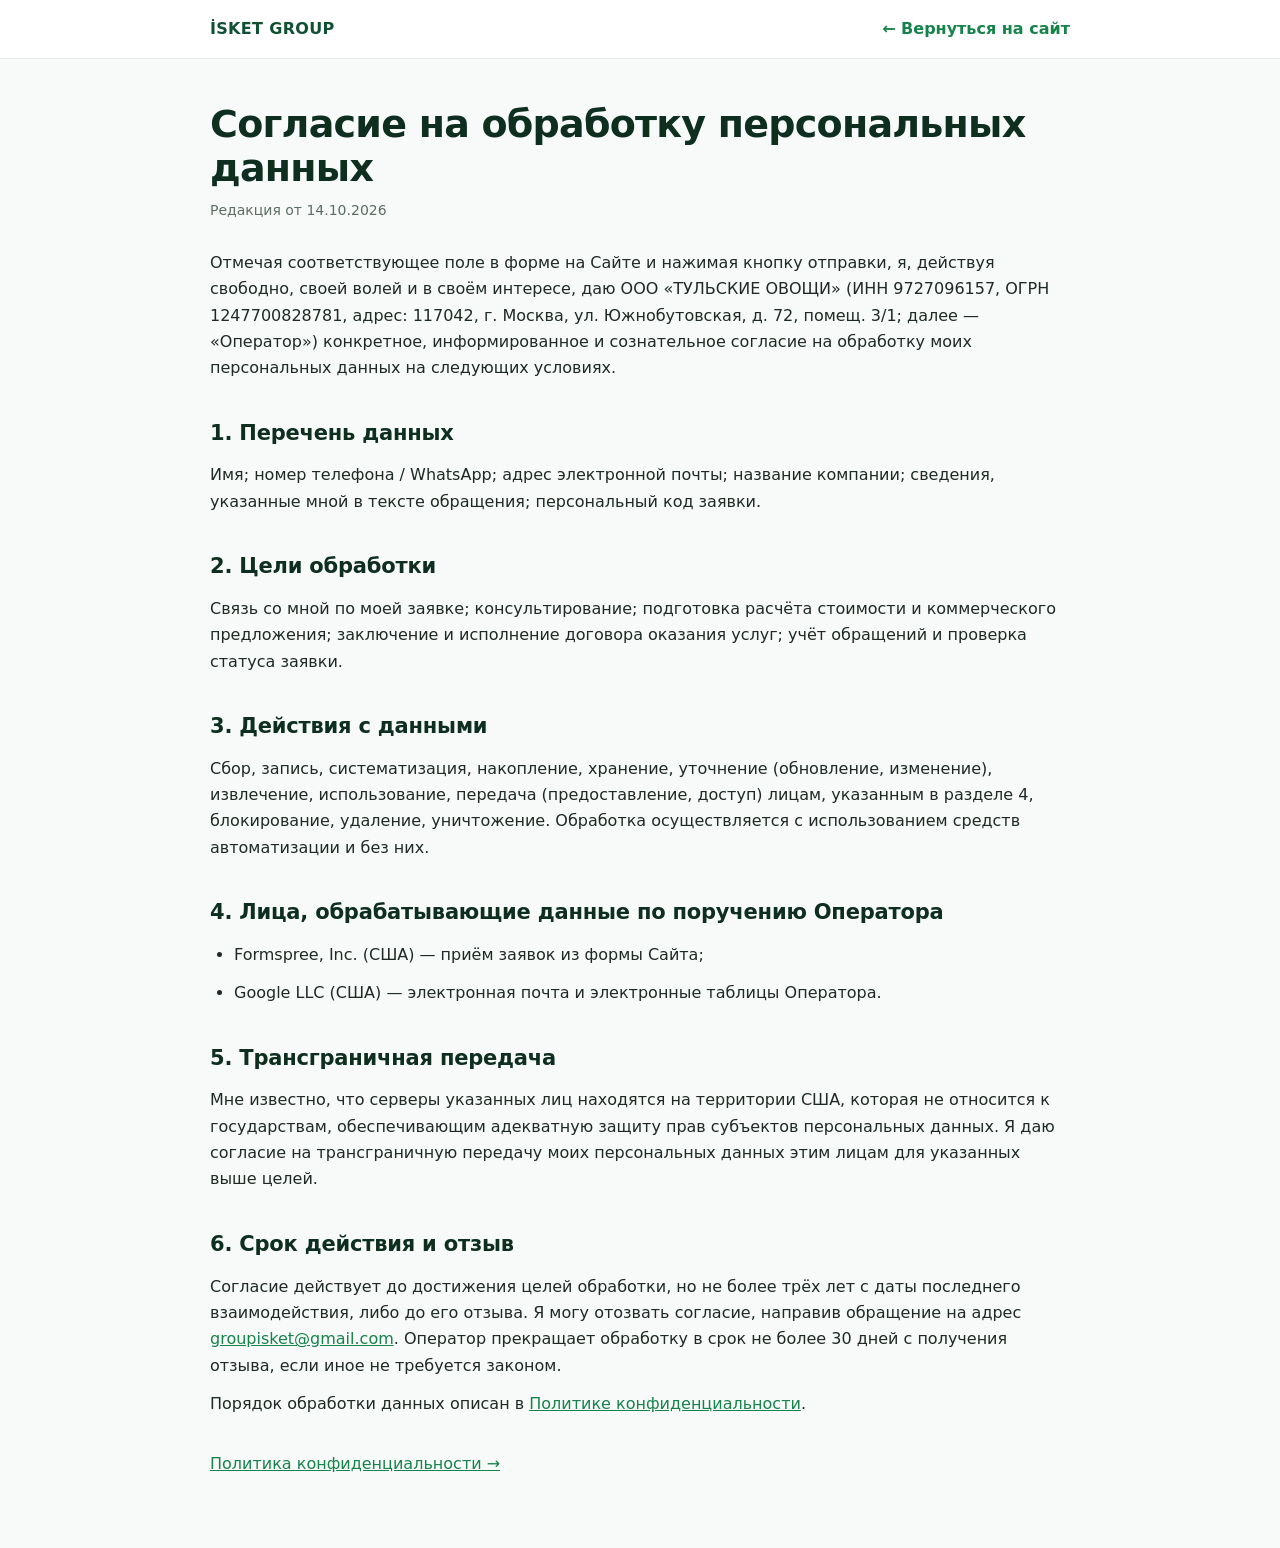
<file: consent.html>
<!DOCTYPE html>
<html lang="ru">
<head>
<meta charset="UTF-8">
<meta name="viewport" content="width=device-width, initial-scale=1.0">
<title>Согласие на обработку персональных данных — İSKET GROUP</title>
<meta name="robots" content="index, follow">
  <link rel="preload" href="assets/fonts/onest-subset.woff" as="font" type="font/woff" crossorigin>
  <link rel="stylesheet" href="assets/fonts.css?v=20261123-1">
<style>
:root{--green:#0f5132;--green-2:#16834b;--text:#1f2a24;--muted:#5d6d64;--bg:#f7faf8;--line:#e4ece7;--white:#fff}
*{box-sizing:border-box;margin:0;padding:0}
body{font-family:Inter,system-ui,-apple-system,"Segoe UI",Roboto,Arial,sans-serif;color:var(--text);background:var(--bg);line-height:1.65;font-size:16px}
.bar{background:#fff;border-bottom:1px solid var(--line)}
.bar .in{width:min(92%,860px);margin:0 auto;padding:16px 0;display:flex;justify-content:space-between;gap:16px;align-items:center;flex-wrap:wrap}
.brand{font-weight:800;letter-spacing:.02em;color:var(--green);text-decoration:none}
.back{color:var(--green-2);font-weight:600;text-decoration:none}
.back:hover{text-decoration:underline}
main{width:min(92%,860px);margin:0 auto;padding:44px 0 70px}
h1{font-size:clamp(28px,4vw,38px);line-height:1.15;letter-spacing:-.02em;color:#0e2f20;margin-bottom:8px}
.date{color:var(--muted);font-size:14px;margin-bottom:28px}
h2{margin-top:34px;font-size:21px;color:#0e2f20;letter-spacing:-.01em}
p,li{margin-top:12px}
ul,ol{padding-left:24px}
a{color:var(--green-2)}
.req{margin-top:16px;border:1px solid var(--line);background:#fff;border-radius:14px;padding:6px 20px}
.req div{display:grid;grid-template-columns:190px 1fr;gap:12px;padding:11px 0;border-bottom:1px solid var(--line)}
.req div:last-child{border-bottom:0}
.req b{color:var(--muted);font-weight:600}
.note{margin-top:16px;border-left:3px solid var(--green-2);background:#edf7f1;padding:12px 16px;border-radius:0 10px 10px 0}
@media(max-width:560px){.req div{grid-template-columns:1fr;gap:2px}}
</style>
</head>
<body>
<div class="bar"><div class="in"><a class="brand" href="./">İSKET GROUP</a><a class="back" href="./">← Вернуться на сайт</a></div></div>
<main>

<h1>Согласие на обработку персональных данных</h1>
<div class="date">Редакция от 14.10.2026</div>

<p>Отмечая соответствующее поле в форме на Сайте и нажимая кнопку отправки, я, действуя свободно, своей волей и в своём интересе, даю ООО «ТУЛЬСКИЕ ОВОЩИ» (ИНН 9727096157, ОГРН 1247700828781, адрес: 117042, г. Москва, ул. Южнобутовская, д. 72, помещ. 3/1; далее — «Оператор») конкретное, информированное и сознательное согласие на обработку моих персональных данных на следующих условиях.</p>

<h2>1. Перечень данных</h2>
<p>Имя; номер телефона / WhatsApp; адрес электронной почты; название компании; сведения, указанные мной в тексте обращения; персональный код заявки.</p>

<h2>2. Цели обработки</h2>
<p>Связь со мной по моей заявке; консультирование; подготовка расчёта стоимости и коммерческого предложения; заключение и исполнение договора оказания услуг; учёт обращений и проверка статуса заявки.</p>

<h2>3. Действия с данными</h2>
<p>Сбор, запись, систематизация, накопление, хранение, уточнение (обновление, изменение), извлечение, использование, передача (предоставление, доступ) лицам, указанным в разделе 4, блокирование, удаление, уничтожение. Обработка осуществляется с использованием средств автоматизации и без них.</p>

<h2>4. Лица, обрабатывающие данные по поручению Оператора</h2>
<ul>
<li>Formspree, Inc. (США) — приём заявок из формы Сайта;</li>
<li>Google LLC (США) — электронная почта и электронные таблицы Оператора.</li>
</ul>

<h2>5. Трансграничная передача</h2>
<p>Мне известно, что серверы указанных лиц находятся на территории США, которая не относится к государствам, обеспечивающим адекватную защиту прав субъектов персональных данных. Я даю согласие на трансграничную передачу моих персональных данных этим лицам для указанных выше целей.</p>

<h2>6. Срок действия и отзыв</h2>
<p>Согласие действует до достижения целей обработки, но не более трёх лет с даты последнего взаимодействия, либо до его отзыва. Я могу отозвать согласие, направив обращение на адрес <a href="mailto:groupisket@gmail.com">groupisket@gmail.com</a>. Оператор прекращает обработку в срок не более 30 дней с получения отзыва, если иное не требуется законом.</p>
<p>Порядок обработки данных описан в <a href="privacy.html">Политике конфиденциальности</a>.</p>

<p style="margin-top:34px"><a href="privacy.html">Политика конфиденциальности →</a></p>
</main>
</body>
</html>
</file>
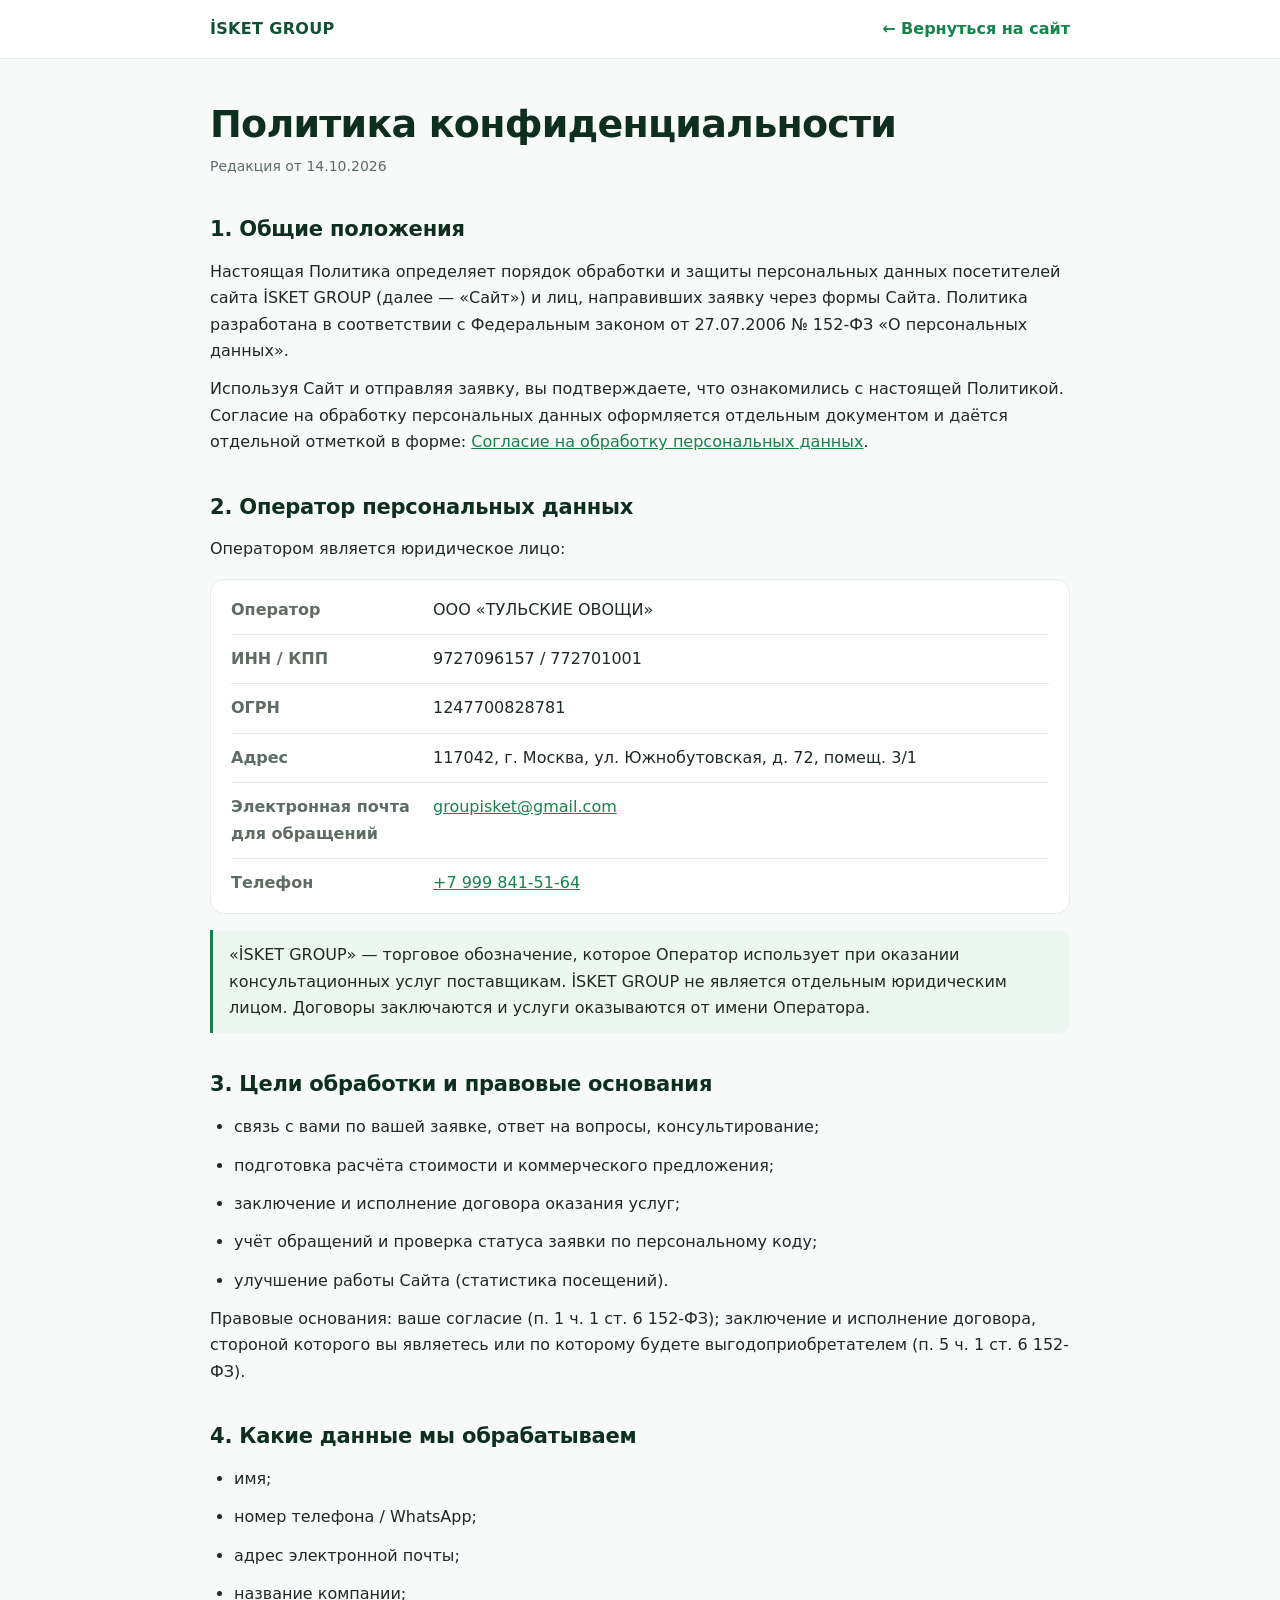
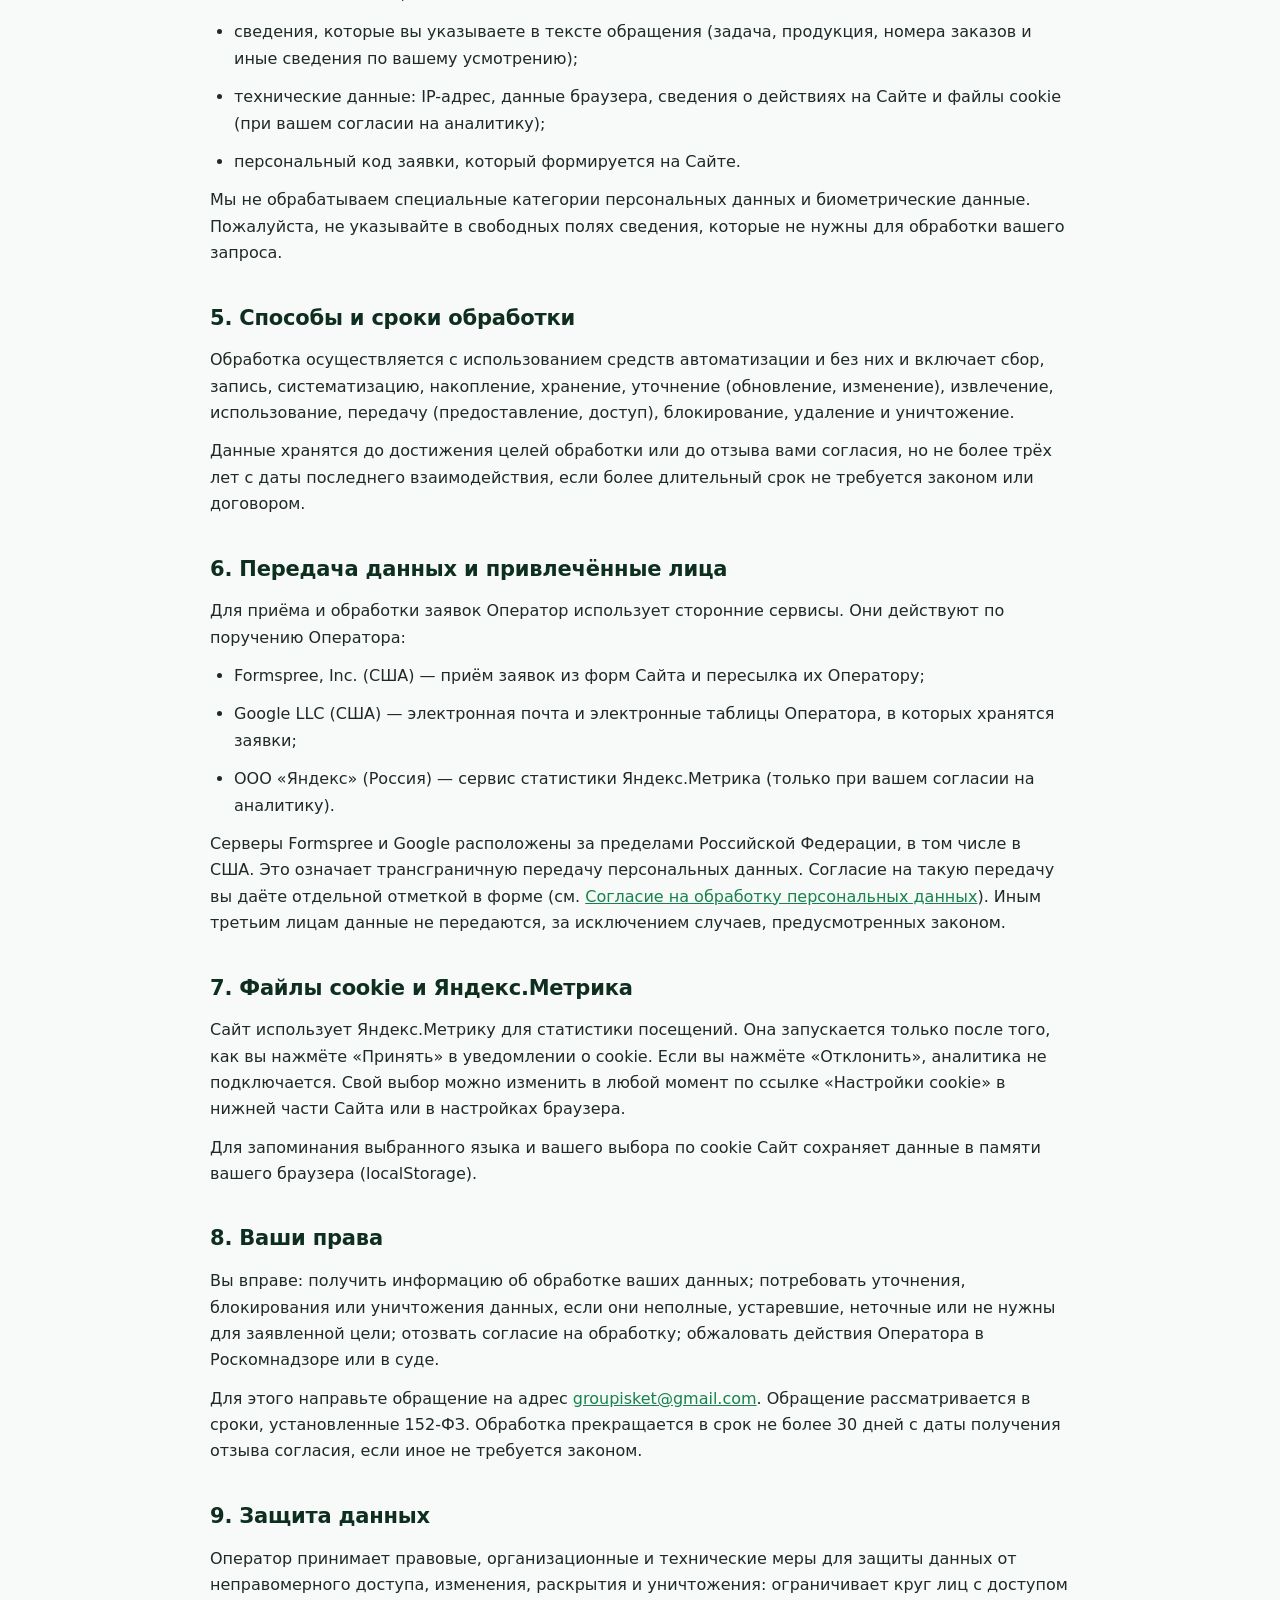
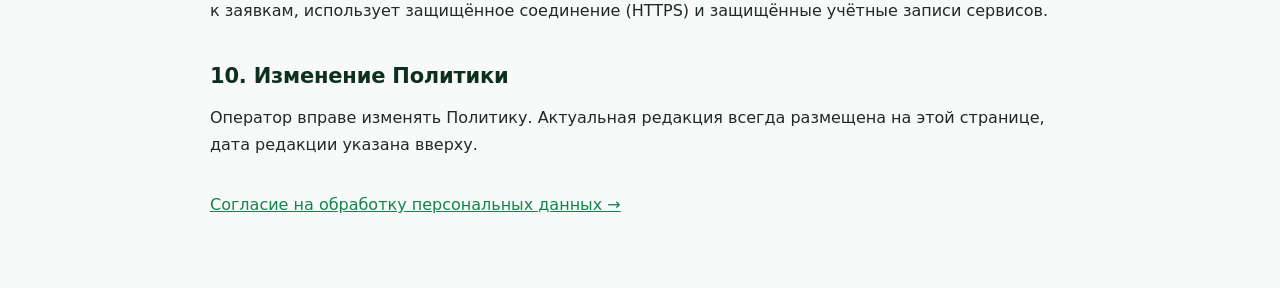
<file: privacy.html>
<!DOCTYPE html>
<html lang="ru">
<head>
<meta charset="UTF-8">
<meta name="viewport" content="width=device-width, initial-scale=1.0">
<title>Политика конфиденциальности — İSKET GROUP</title>
<meta name="robots" content="index, follow">
  <link rel="preload" href="assets/fonts/onest-subset.woff" as="font" type="font/woff" crossorigin>
  <link rel="stylesheet" href="assets/fonts.css?v=20261123-1">
<style>
:root{--green:#0f5132;--green-2:#16834b;--text:#1f2a24;--muted:#5d6d64;--bg:#f7faf8;--line:#e4ece7;--white:#fff}
*{box-sizing:border-box;margin:0;padding:0}
body{font-family:Inter,system-ui,-apple-system,"Segoe UI",Roboto,Arial,sans-serif;color:var(--text);background:var(--bg);line-height:1.65;font-size:16px}
.bar{background:#fff;border-bottom:1px solid var(--line)}
.bar .in{width:min(92%,860px);margin:0 auto;padding:16px 0;display:flex;justify-content:space-between;gap:16px;align-items:center;flex-wrap:wrap}
.brand{font-weight:800;letter-spacing:.02em;color:var(--green);text-decoration:none}
.back{color:var(--green-2);font-weight:600;text-decoration:none}
.back:hover{text-decoration:underline}
main{width:min(92%,860px);margin:0 auto;padding:44px 0 70px}
h1{font-size:clamp(28px,4vw,38px);line-height:1.15;letter-spacing:-.02em;color:#0e2f20;margin-bottom:8px}
.date{color:var(--muted);font-size:14px;margin-bottom:28px}
h2{margin-top:34px;font-size:21px;color:#0e2f20;letter-spacing:-.01em}
p,li{margin-top:12px}
ul,ol{padding-left:24px}
a{color:var(--green-2)}
.req{margin-top:16px;border:1px solid var(--line);background:#fff;border-radius:14px;padding:6px 20px}
.req div{display:grid;grid-template-columns:190px 1fr;gap:12px;padding:11px 0;border-bottom:1px solid var(--line)}
.req div:last-child{border-bottom:0}
.req b{color:var(--muted);font-weight:600}
.note{margin-top:16px;border-left:3px solid var(--green-2);background:#edf7f1;padding:12px 16px;border-radius:0 10px 10px 0}
@media(max-width:560px){.req div{grid-template-columns:1fr;gap:2px}}
</style>
</head>
<body>
<div class="bar"><div class="in"><a class="brand" href="./">İSKET GROUP</a><a class="back" href="./">← Вернуться на сайт</a></div></div>
<main>

<h1>Политика конфиденциальности</h1>
<div class="date">Редакция от 14.10.2026</div>

<h2>1. Общие положения</h2>
<p>Настоящая Политика определяет порядок обработки и защиты персональных данных посетителей сайта İSKET GROUP (далее — «Сайт») и лиц, направивших заявку через формы Сайта. Политика разработана в соответствии с Федеральным законом от 27.07.2006 № 152-ФЗ «О персональных данных».</p>
<p>Используя Сайт и отправляя заявку, вы подтверждаете, что ознакомились с настоящей Политикой. Согласие на обработку персональных данных оформляется отдельным документом и даётся отдельной отметкой в форме: <a href="consent.html">Согласие на обработку персональных данных</a>.</p>

<h2>2. Оператор персональных данных</h2>
<p>Оператором является юридическое лицо:</p>
<div class="req">
<div><b>Оператор</b><span>ООО «ТУЛЬСКИЕ ОВОЩИ»</span></div>
<div><b>ИНН / КПП</b><span>9727096157 / 772701001</span></div>
<div><b>ОГРН</b><span>1247700828781</span></div>
<div><b>Адрес</b><span>117042, г. Москва, ул. Южнобутовская, д. 72, помещ. 3/1</span></div>
<div><b>Электронная почта для обращений</b><span><a href="mailto:groupisket@gmail.com">groupisket@gmail.com</a></span></div>
<div><b>Телефон</b><span><a href="tel:+79998415164">+7 999 841-51-64</a></span></div>
</div>
<div class="note">«İSKET GROUP» — торговое обозначение, которое Оператор использует при оказании консультационных услуг поставщикам. İSKET GROUP не является отдельным юридическим лицом. Договоры заключаются и услуги оказываются от имени Оператора.</div>

<h2>3. Цели обработки и правовые основания</h2>
<ul>
<li>связь с вами по вашей заявке, ответ на вопросы, консультирование;</li>
<li>подготовка расчёта стоимости и коммерческого предложения;</li>
<li>заключение и исполнение договора оказания услуг;</li>
<li>учёт обращений и проверка статуса заявки по персональному коду;</li>
<li>улучшение работы Сайта (статистика посещений).</li>
</ul>
<p>Правовые основания: ваше согласие (п. 1 ч. 1 ст. 6 152-ФЗ); заключение и исполнение договора, стороной которого вы являетесь или по которому будете выгодоприобретателем (п. 5 ч. 1 ст. 6 152-ФЗ).</p>

<h2>4. Какие данные мы обрабатываем</h2>
<ul>
<li>имя;</li>
<li>номер телефона / WhatsApp;</li>
<li>адрес электронной почты;</li>
<li>название компании;</li>
<li>сведения, которые вы указываете в тексте обращения (задача, продукция, номера заказов и иные сведения по вашему усмотрению);</li>
<li>технические данные: IP-адрес, данные браузера, сведения о действиях на Сайте и файлы cookie (при вашем согласии на аналитику);</li>
<li>персональный код заявки, который формируется на Сайте.</li>
</ul>
<p>Мы не обрабатываем специальные категории персональных данных и биометрические данные. Пожалуйста, не указывайте в свободных полях сведения, которые не нужны для обработки вашего запроса.</p>

<h2>5. Способы и сроки обработки</h2>
<p>Обработка осуществляется с использованием средств автоматизации и без них и включает сбор, запись, систематизацию, накопление, хранение, уточнение (обновление, изменение), извлечение, использование, передачу (предоставление, доступ), блокирование, удаление и уничтожение.</p>
<p>Данные хранятся до достижения целей обработки или до отзыва вами согласия, но не более трёх лет с даты последнего взаимодействия, если более длительный срок не требуется законом или договором.</p>

<h2>6. Передача данных и привлечённые лица</h2>
<p>Для приёма и обработки заявок Оператор использует сторонние сервисы. Они действуют по поручению Оператора:</p>
<ul>
<li>Formspree, Inc. (США) — приём заявок из форм Сайта и пересылка их Оператору;</li>
<li>Google LLC (США) — электронная почта и электронные таблицы Оператора, в которых хранятся заявки;</li>
<li>ООО «Яндекс» (Россия) — сервис статистики Яндекс.Метрика (только при вашем согласии на аналитику).</li>
</ul>
<p>Серверы Formspree и Google расположены за пределами Российской Федерации, в том числе в США. Это означает трансграничную передачу персональных данных. Согласие на такую передачу вы даёте отдельной отметкой в форме (см. <a href="consent.html">Согласие на обработку персональных данных</a>). Иным третьим лицам данные не передаются, за исключением случаев, предусмотренных законом.</p>

<h2>7. Файлы cookie и Яндекс.Метрика</h2>
<p>Сайт использует Яндекс.Метрику для статистики посещений. Она запускается только после того, как вы нажмёте «Принять» в уведомлении о cookie. Если вы нажмёте «Отклонить», аналитика не подключается. Свой выбор можно изменить в любой момент по ссылке «Настройки cookie» в нижней части Сайта или в настройках браузера.</p>
<p>Для запоминания выбранного языка и вашего выбора по cookie Сайт сохраняет данные в памяти вашего браузера (localStorage).</p>

<h2>8. Ваши права</h2>
<p>Вы вправе: получить информацию об обработке ваших данных; потребовать уточнения, блокирования или уничтожения данных, если они неполные, устаревшие, неточные или не нужны для заявленной цели; отозвать согласие на обработку; обжаловать действия Оператора в Роскомнадзоре или в суде.</p>
<p>Для этого направьте обращение на адрес <a href="mailto:groupisket@gmail.com">groupisket@gmail.com</a>. Обращение рассматривается в сроки, установленные 152-ФЗ. Обработка прекращается в срок не более 30 дней с даты получения отзыва согласия, если иное не требуется законом.</p>

<h2>9. Защита данных</h2>
<p>Оператор принимает правовые, организационные и технические меры для защиты данных от неправомерного доступа, изменения, раскрытия и уничтожения: ограничивает круг лиц с доступом к заявкам, использует защищённое соединение (HTTPS) и защищённые учётные записи сервисов.</p>

<h2>10. Изменение Политики</h2>
<p>Оператор вправе изменять Политику. Актуальная редакция всегда размещена на этой странице, дата редакции указана вверху.</p>

<p style="margin-top:34px"><a href="consent.html">Согласие на обработку персональных данных →</a></p>
</main>
</body>
</html>
</file>
<file: assets/fonts.css>
/* Onest (SIL OFL 1.1), self-hosted so the site does not depend on Google Fonts (blocked or slow in mainland China). Subset: Latin, Turkish, Cyrillic, punctuation, ₽ € №. */
@font-face{font-family:'Onest';font-style:normal;font-weight:100 900;font-display:swap;src:url('fonts/onest-subset.woff') format('woff'),url('fonts/onest-subset.ttf') format('truetype')}
</file>
